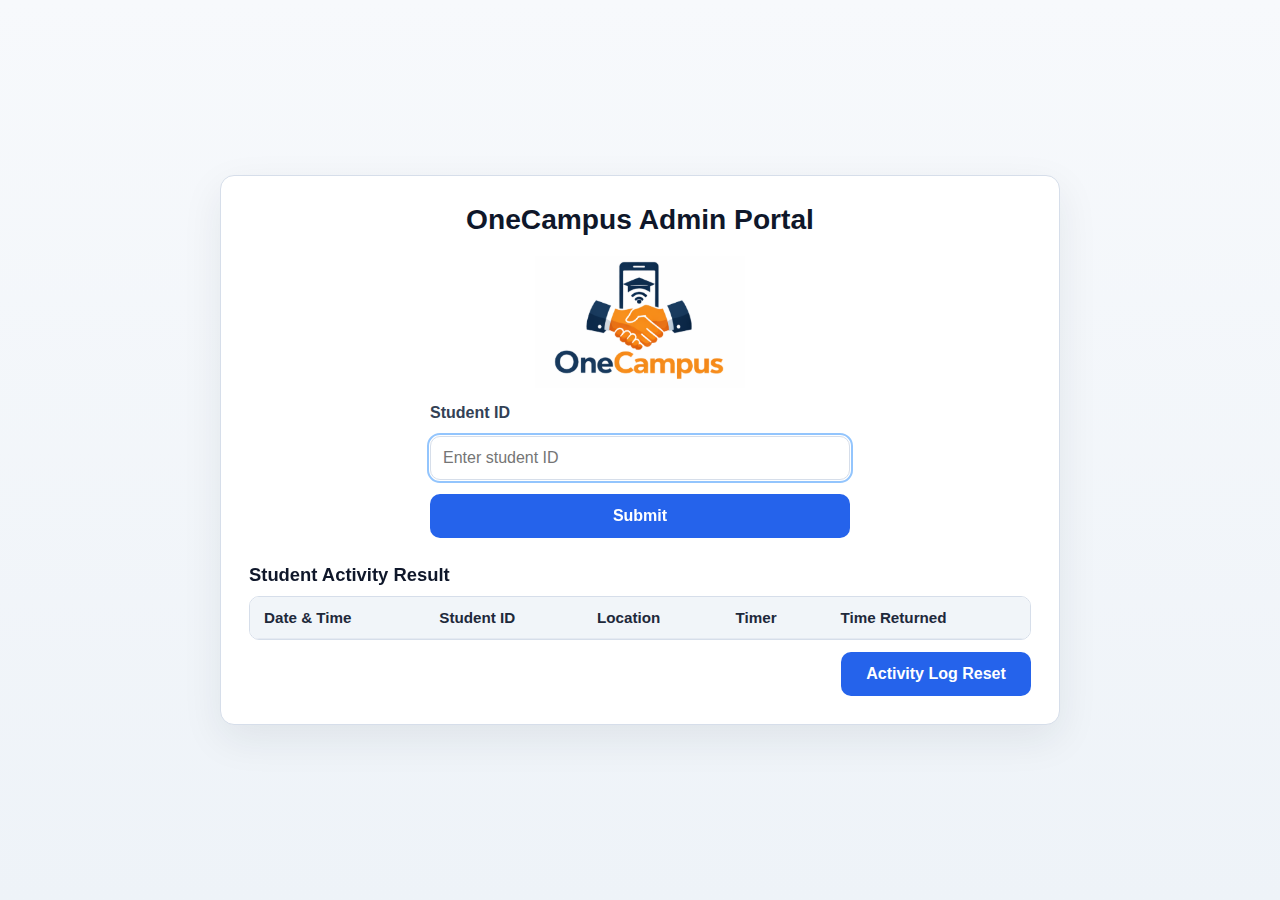
<file: index.html>
<!doctype html>
<html lang="en">
<head>
  <meta charset="utf-8" />
  <meta name="viewport" content="width=device-width, initial-scale=1" />
  <title>OneCampus Admin Portal</title>
  <style>
    :root {
      --bg: #eef3f8;
      --card: #ffffff;
      --primary: #2563eb;
      --primary-dark: #1d4ed8;
      --text: #1f2937;
      --border: #d6deea;
    }

    * {
      box-sizing: border-box;
    }

    body {
      margin: 0;
      font-family: "Segoe UI", Tahoma, Geneva, Verdana, sans-serif;
      background: linear-gradient(180deg, #f7f9fc 0%, var(--bg) 100%);
      color: var(--text);
      min-height: 100vh;
      display: flex;
      align-items: center;
      justify-content: center;
      padding: 32px 16px;
    }

    .app {
      width: min(840px, 100%);
      background: var(--card);
      border: 1px solid var(--border);
      border-radius: 14px;
      box-shadow: 0 14px 40px rgba(31, 41, 55, 0.08);
      padding: 28px;
    }

    h1 {
      margin: 0 0 20px;
      text-align: center;
      font-size: clamp(1.55rem, 2.2vw, 2rem);
      color: #0f172a;
    }

    form {
      display: grid;
      gap: 14px;
      max-width: 420px;
      margin: 0 auto 26px;
    }

    .form-logo {
      display: block;
      width: 210px;
      max-width: 100%;
      margin: 0 auto 2px;
      height: auto;
    }

    label {
      font-weight: 600;
      color: #334155;
    }

    input,
    button {
      width: 100%;
      font: inherit;
      border-radius: 10px;
    }

    input {
      height: 44px;
      border: 1px solid var(--border);
      padding: 0 12px;
      color: var(--text);
      background: #fff;
    }

    input:focus,
    button:focus {
      outline: 2px solid #93c5fd;
      outline-offset: 1px;
    }

    button {
      height: 44px;
      border: none;
      background: var(--primary);
      color: white;
      font-weight: 600;
      cursor: pointer;
      transition: background 0.2s ease;
    }

    button:hover {
      background: var(--primary-dark);
    }

    .returned-time {
      color: #0f172a;
      font-weight: 600;
    }

    .result-title {
      margin: 0 0 10px;
      font-size: 1.15rem;
      color: #0f172a;
    }

    .message {
      margin: 0 0 10px;
      color: #475569;
      font-weight: 600;
    }

    .table-wrap {
      overflow-x: auto;
      border: 1px solid var(--border);
      border-radius: 10px;
    }

    .log-reset-wrap {
      margin-top: 12px;
      display: flex;
      justify-content: flex-end;
    }

    .log-reset-btn {
      width: auto;
      min-width: 190px;
      padding: 0 16px;
    }

    table {
      width: 100%;
      border-collapse: collapse;
      min-width: 620px;
    }

    th,
    td {
      text-align: left;
      padding: 12px 14px;
      border-bottom: 1px solid #e5eaf2;
      color: #334155;
      white-space: nowrap;
    }

    thead th {
      background: #f1f5f9;
      font-size: 0.95rem;
      color: #1e293b;
    }

    tbody tr:last-child td {
      border-bottom: none;
    }

    @media (max-width: 900px) {
      .app {
        width: min(760px, 100%);
        padding: 22px;
      }
    }

    @media (max-width: 640px) {
      body {
        padding: 20px 12px;
      }

      .app {
        padding: 18px;
      }

      form {
        max-width: 100%;
      }

      .form-logo {
        width: 180px;
      }
    }
  </style>
</head>
<body>
  <main class="app">
    <h1>OneCampus Admin Portal</h1>

    <form id="lookupForm" novalidate>
      <img class="form-logo" src="assets/onecampus-logo.png" alt="OneCampus logo" />

      <label for="lookupId">Student ID</label>
      <input id="lookupId" name="lookupId" type="text" inputmode="numeric" placeholder="Enter student ID" autocomplete="off" required />
      <button type="submit">Submit</button>
    </form>

    <h2 class="result-title">Student Activity Result</h2>
    <p id="statusMessage" class="message"></p>
    <div class="table-wrap">
      <table aria-label="Student activity results">
        <thead>
          <tr>
            <th>Date &amp; Time</th>
            <th>Student ID</th>
            <th>Location</th>
            <th>Timer</th>
            <th>Time Returned</th>
          </tr>
        </thead>
        <tbody id="resultsBody"></tbody>
      </table>
    </div>
    <div class="log-reset-wrap">
      <button id="resetLogBtn" class="log-reset-btn" type="button">Activity Log Reset</button>
    </div>
  </main>

  <script>
    const STORAGE_KEY = 'onecampusActivityLog';
    const LEGACY_KEYS = ['onecampusLog', 'activityLog'];
    const lookupForm = document.getElementById('lookupForm');
    const lookupId = document.getElementById('lookupId');
    const resultsBody = document.getElementById('resultsBody');
    const statusMessage = document.getElementById('statusMessage');
    const resetLogBtn = document.getElementById('resetLogBtn');
    const displayedEntryKeys = new Set();

    function formatElapsed(totalSeconds) {
      const hours = String(Math.floor(totalSeconds / 3600)).padStart(2, '0');
      const minutes = String(Math.floor((totalSeconds % 3600) / 60)).padStart(2, '0');
      const seconds = String(totalSeconds % 60).padStart(2, '0');
      return `${hours}:${minutes}:${seconds}`;
    }

    function normalizeStudentId(value) {
      return String(value || '')
        .trim()
        .toLowerCase()
        .replace(/[^a-z0-9]/g, '');
    }

    function readEntriesFromKey(key) {
      try {
        const raw = localStorage.getItem(key);
        if (!raw) {
          return [];
        }
        const parsed = JSON.parse(raw);
        if (!Array.isArray(parsed)) {
          return [];
        }
        return parsed
          .filter((entry) => entry && typeof entry === 'object')
          .map((entry) => ({
            dateTime: entry.dateTime || '',
            studentId: String(entry.studentId || ''),
            studentIdNormalized: normalizeStudentId(entry.studentIdNormalized || entry.studentId),
            location: entry.location || '',
            startMs: Number(entry.startMs) || Date.now(),
            returnedAtMs: Number(entry.returnedAtMs) || 0,
            stoppedSeconds: Number(entry.stoppedSeconds) || 0
          }));
      } catch {
        return [];
      }
    }

    function loadLogEntries() {
      const primaryEntries = readEntriesFromKey(STORAGE_KEY);
      if (primaryEntries.length > 0) {
        return primaryEntries;
      }

      for (const key of LEGACY_KEYS) {
        const legacyEntries = readEntriesFromKey(key);
        if (legacyEntries.length > 0) {
          try {
            localStorage.setItem(STORAGE_KEY, JSON.stringify(legacyEntries));
          } catch {
            // Ignore storage write failures and continue with in-memory entries.
          }
          return legacyEntries;
        }
      }

      return [];
    }

    function clearResults() {
      resultsBody.textContent = '';
      displayedEntryKeys.clear();
    }

    function getEntryKey(entry) {
      return [
        entry.dateTime || '',
        normalizeStudentId(entry.studentIdNormalized || entry.studentId),
        entry.location || '',
        Number(entry.startMs) || 0
      ].join('|');
    }

    function renderResults(entries) {
      entries.forEach((entry) => {
        const entryKey = getEntryKey(entry);
        if (displayedEntryKeys.has(entryKey)) {
          return;
        }
        displayedEntryKeys.add(entryKey);

        const row = document.createElement('tr');
        const dateTimeCell = document.createElement('td');
        const studentCell = document.createElement('td');
        const locationCell = document.createElement('td');
        const timerCell = document.createElement('td');
        const returnedCell = document.createElement('td');

        dateTimeCell.textContent = entry.dateTime;
        studentCell.textContent = entry.studentId;
        locationCell.textContent = entry.location;
        timerCell.setAttribute('data-start', String(entry.startMs));
        timerCell.textContent = '00:00:00';
        if (entry.returnedAtMs > 0) {
          const stoppedSeconds = entry.stoppedSeconds > 0
            ? entry.stoppedSeconds
            : Math.max(0, Math.floor((entry.returnedAtMs - entry.startMs) / 1000));
          timerCell.setAttribute('data-stopped', 'true');
          timerCell.setAttribute('data-stopped-seconds', String(stoppedSeconds));
          timerCell.textContent = formatElapsed(stoppedSeconds);
          returnedCell.textContent = new Date(entry.returnedAtMs).toLocaleString();
          returnedCell.classList.add('returned-time');
        } else {
          timerCell.setAttribute('data-stopped', 'false');
          returnedCell.textContent = '';
        }

        row.append(dateTimeCell, studentCell, locationCell, timerCell, returnedCell);
        resultsBody.prepend(row);
      });
    }

    function updateTimers() {
      const timerCells = resultsBody.querySelectorAll('[data-start]');
      const nowMs = Date.now();

      timerCells.forEach((cell) => {
        if (cell.getAttribute('data-stopped') === 'true') {
          const stoppedSeconds = Number(cell.getAttribute('data-stopped-seconds')) || 0;
          cell.textContent = formatElapsed(stoppedSeconds);
          return;
        }
        const startMs = Number(cell.getAttribute('data-start'));
        const elapsed = Math.max(0, Math.floor((nowMs - startMs) / 1000));
        cell.textContent = formatElapsed(elapsed);
      });
    }

    lookupForm.addEventListener('submit', (event) => {
      event.preventDefault();
      const studentId = lookupId.value.trim();
      const normalizedLookupId = normalizeStudentId(studentId);

      if (!normalizedLookupId) {
        statusMessage.textContent = 'student ID has not checked in';
        return;
      }

      const entries = loadLogEntries();
      const matches = entries.filter((entry) =>
        normalizeStudentId(entry.studentIdNormalized || entry.studentId) === normalizedLookupId
      );

      if (matches.length === 0) {
        statusMessage.textContent = 'student ID has not checked in';
        return;
      }

      statusMessage.textContent = '';
      renderResults(matches);
      updateTimers();
    });

    resetLogBtn.addEventListener('click', () => {
      clearResults();
      statusMessage.textContent = '';
    });

    lookupId.focus();
    setInterval(updateTimers, 1000);
  </script>
</body>
</html>
</file>
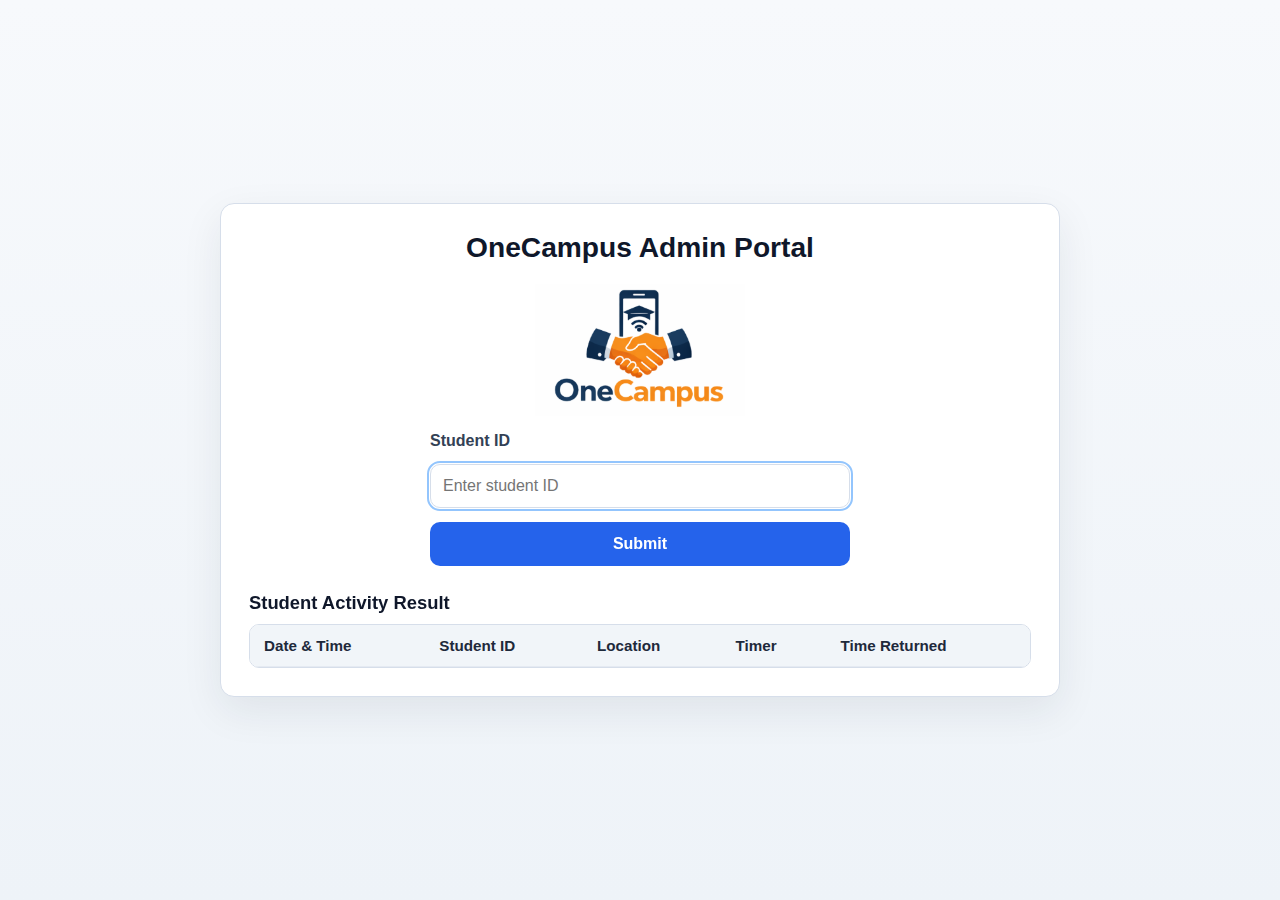
<file: index2.html>
<!doctype html>
<html lang="en">
<head>
  <meta charset="utf-8" />
  <meta name="viewport" content="width=device-width, initial-scale=1" />
  <title>OneCampus Admin Portal</title>
  <style>
    :root {
      --bg: #eef3f8;
      --card: #ffffff;
      --primary: #2563eb;
      --primary-dark: #1d4ed8;
      --text: #1f2937;
      --border: #d6deea;
    }

    * {
      box-sizing: border-box;
    }

    body {
      margin: 0;
      font-family: "Segoe UI", Tahoma, Geneva, Verdana, sans-serif;
      background: linear-gradient(180deg, #f7f9fc 0%, var(--bg) 100%);
      color: var(--text);
      min-height: 100vh;
      display: flex;
      align-items: center;
      justify-content: center;
      padding: 32px 16px;
    }

    .app {
      width: min(840px, 100%);
      background: var(--card);
      border: 1px solid var(--border);
      border-radius: 14px;
      box-shadow: 0 14px 40px rgba(31, 41, 55, 0.08);
      padding: 28px;
    }

    h1 {
      margin: 0 0 20px;
      text-align: center;
      font-size: clamp(1.55rem, 2.2vw, 2rem);
      color: #0f172a;
    }

    form {
      display: grid;
      gap: 14px;
      max-width: 420px;
      margin: 0 auto 26px;
    }

    .form-logo {
      display: block;
      width: 210px;
      max-width: 100%;
      margin: 0 auto 2px;
      height: auto;
    }

    label {
      font-weight: 600;
      color: #334155;
    }

    input,
    button {
      width: 100%;
      font: inherit;
      border-radius: 10px;
    }

    input {
      height: 44px;
      border: 1px solid var(--border);
      padding: 0 12px;
      color: var(--text);
      background: #fff;
    }

    input:focus,
    button:focus {
      outline: 2px solid #93c5fd;
      outline-offset: 1px;
    }

    button {
      height: 44px;
      border: none;
      background: var(--primary);
      color: white;
      font-weight: 600;
      cursor: pointer;
      transition: background 0.2s ease;
    }

    button:hover {
      background: var(--primary-dark);
    }

    .returned-time {
      color: #0f172a;
      font-weight: 600;
    }

    .result-title {
      margin: 0 0 10px;
      font-size: 1.15rem;
      color: #0f172a;
    }

    .message {
      margin: 0 0 10px;
      color: #475569;
      font-weight: 600;
    }

    .table-wrap {
      overflow-x: auto;
      border: 1px solid var(--border);
      border-radius: 10px;
    }

    table {
      width: 100%;
      border-collapse: collapse;
      min-width: 620px;
    }

    th,
    td {
      text-align: left;
      padding: 12px 14px;
      border-bottom: 1px solid #e5eaf2;
      color: #334155;
      white-space: nowrap;
    }

    thead th {
      background: #f1f5f9;
      font-size: 0.95rem;
      color: #1e293b;
    }

    tbody tr:last-child td {
      border-bottom: none;
    }

    @media (max-width: 900px) {
      .app {
        width: min(760px, 100%);
        padding: 22px;
      }
    }

    @media (max-width: 640px) {
      body {
        padding: 20px 12px;
      }

      .app {
        padding: 18px;
      }

      form {
        max-width: 100%;
      }

      .form-logo {
        width: 180px;
      }
    }
  </style>
</head>
<body>
  <main class="app">
    <h1>OneCampus Admin Portal</h1>

    <form id="lookupForm" novalidate>
      <img class="form-logo" src="assets/onecampus-logo.png" alt="OneCampus logo" />

      <label for="lookupId">Student ID</label>
      <input id="lookupId" name="lookupId" type="text" inputmode="numeric" placeholder="Enter student ID" autocomplete="off" required />
      <button type="submit">Submit</button>
    </form>

    <h2 class="result-title">Student Activity Result</h2>
    <p id="statusMessage" class="message"></p>
    <div class="table-wrap">
      <table aria-label="Student activity results">
        <thead>
          <tr>
            <th>Date &amp; Time</th>
            <th>Student ID</th>
            <th>Location</th>
            <th>Timer</th>
            <th>Time Returned</th>
          </tr>
        </thead>
        <tbody id="resultsBody"></tbody>
      </table>
    </div>
  </main>

  <script>
    const STORAGE_KEY = 'onecampusActivityLog';
    const LEGACY_KEYS = ['onecampusLog', 'activityLog'];
    const lookupForm = document.getElementById('lookupForm');
    const lookupId = document.getElementById('lookupId');
    const resultsBody = document.getElementById('resultsBody');
    const statusMessage = document.getElementById('statusMessage');

    function formatElapsed(totalSeconds) {
      const hours = String(Math.floor(totalSeconds / 3600)).padStart(2, '0');
      const minutes = String(Math.floor((totalSeconds % 3600) / 60)).padStart(2, '0');
      const seconds = String(totalSeconds % 60).padStart(2, '0');
      return `${hours}:${minutes}:${seconds}`;
    }

    function normalizeStudentId(value) {
      return String(value || '')
        .trim()
        .toLowerCase()
        .replace(/[^a-z0-9]/g, '');
    }

    function readEntriesFromKey(key) {
      try {
        const raw = localStorage.getItem(key);
        if (!raw) {
          return [];
        }
        const parsed = JSON.parse(raw);
        if (!Array.isArray(parsed)) {
          return [];
        }
        return parsed
          .filter((entry) => entry && typeof entry === 'object')
          .map((entry) => ({
            dateTime: entry.dateTime || '',
            studentId: String(entry.studentId || ''),
            studentIdNormalized: normalizeStudentId(entry.studentIdNormalized || entry.studentId),
            location: entry.location || '',
            startMs: Number(entry.startMs) || Date.now(),
            returnedAtMs: Number(entry.returnedAtMs) || 0,
            stoppedSeconds: Number(entry.stoppedSeconds) || 0
          }));
      } catch {
        return [];
      }
    }

    function loadLogEntries() {
      const primaryEntries = readEntriesFromKey(STORAGE_KEY);
      if (primaryEntries.length > 0) {
        return primaryEntries;
      }

      for (const key of LEGACY_KEYS) {
        const legacyEntries = readEntriesFromKey(key);
        if (legacyEntries.length > 0) {
          try {
            localStorage.setItem(STORAGE_KEY, JSON.stringify(legacyEntries));
          } catch {
            // Ignore storage write failures and continue with in-memory entries.
          }
          return legacyEntries;
        }
      }

      return [];
    }

    function clearResults() {
      resultsBody.textContent = '';
    }

    function renderResults(entries) {
      clearResults();

      entries.forEach((entry) => {
        const row = document.createElement('tr');
        const dateTimeCell = document.createElement('td');
        const studentCell = document.createElement('td');
        const locationCell = document.createElement('td');
        const timerCell = document.createElement('td');
        const returnedCell = document.createElement('td');

        dateTimeCell.textContent = entry.dateTime;
        studentCell.textContent = entry.studentId;
        locationCell.textContent = entry.location;
        timerCell.setAttribute('data-start', String(entry.startMs));
        timerCell.textContent = '00:00:00';
        if (entry.returnedAtMs > 0) {
          const stoppedSeconds = entry.stoppedSeconds > 0
            ? entry.stoppedSeconds
            : Math.max(0, Math.floor((entry.returnedAtMs - entry.startMs) / 1000));
          timerCell.setAttribute('data-stopped', 'true');
          timerCell.setAttribute('data-stopped-seconds', String(stoppedSeconds));
          timerCell.textContent = formatElapsed(stoppedSeconds);
          returnedCell.textContent = new Date(entry.returnedAtMs).toLocaleString();
          returnedCell.classList.add('returned-time');
        } else {
          timerCell.setAttribute('data-stopped', 'false');
          returnedCell.textContent = '';
        }

        row.append(dateTimeCell, studentCell, locationCell, timerCell, returnedCell);
        resultsBody.append(row);
      });
    }

    function updateTimers() {
      const timerCells = resultsBody.querySelectorAll('[data-start]');
      const nowMs = Date.now();

      timerCells.forEach((cell) => {
        if (cell.getAttribute('data-stopped') === 'true') {
          const stoppedSeconds = Number(cell.getAttribute('data-stopped-seconds')) || 0;
          cell.textContent = formatElapsed(stoppedSeconds);
          return;
        }
        const startMs = Number(cell.getAttribute('data-start'));
        const elapsed = Math.max(0, Math.floor((nowMs - startMs) / 1000));
        cell.textContent = formatElapsed(elapsed);
      });
    }

    lookupForm.addEventListener('submit', (event) => {
      event.preventDefault();
      const studentId = lookupId.value.trim();
      const normalizedLookupId = normalizeStudentId(studentId);

      if (!normalizedLookupId) {
        clearResults();
        statusMessage.textContent = 'student ID has not checked in';
        return;
      }

      const entries = loadLogEntries();
      const matches = entries.filter((entry) =>
        normalizeStudentId(entry.studentIdNormalized || entry.studentId) === normalizedLookupId
      );

      if (matches.length === 0) {
        clearResults();
        statusMessage.textContent = 'student ID has not checked in';
        return;
      }

      statusMessage.textContent = '';
      renderResults(matches);
      updateTimers();
    });

    lookupId.focus();
    setInterval(updateTimers, 1000);
  </script>
</body>
</html>
</file>
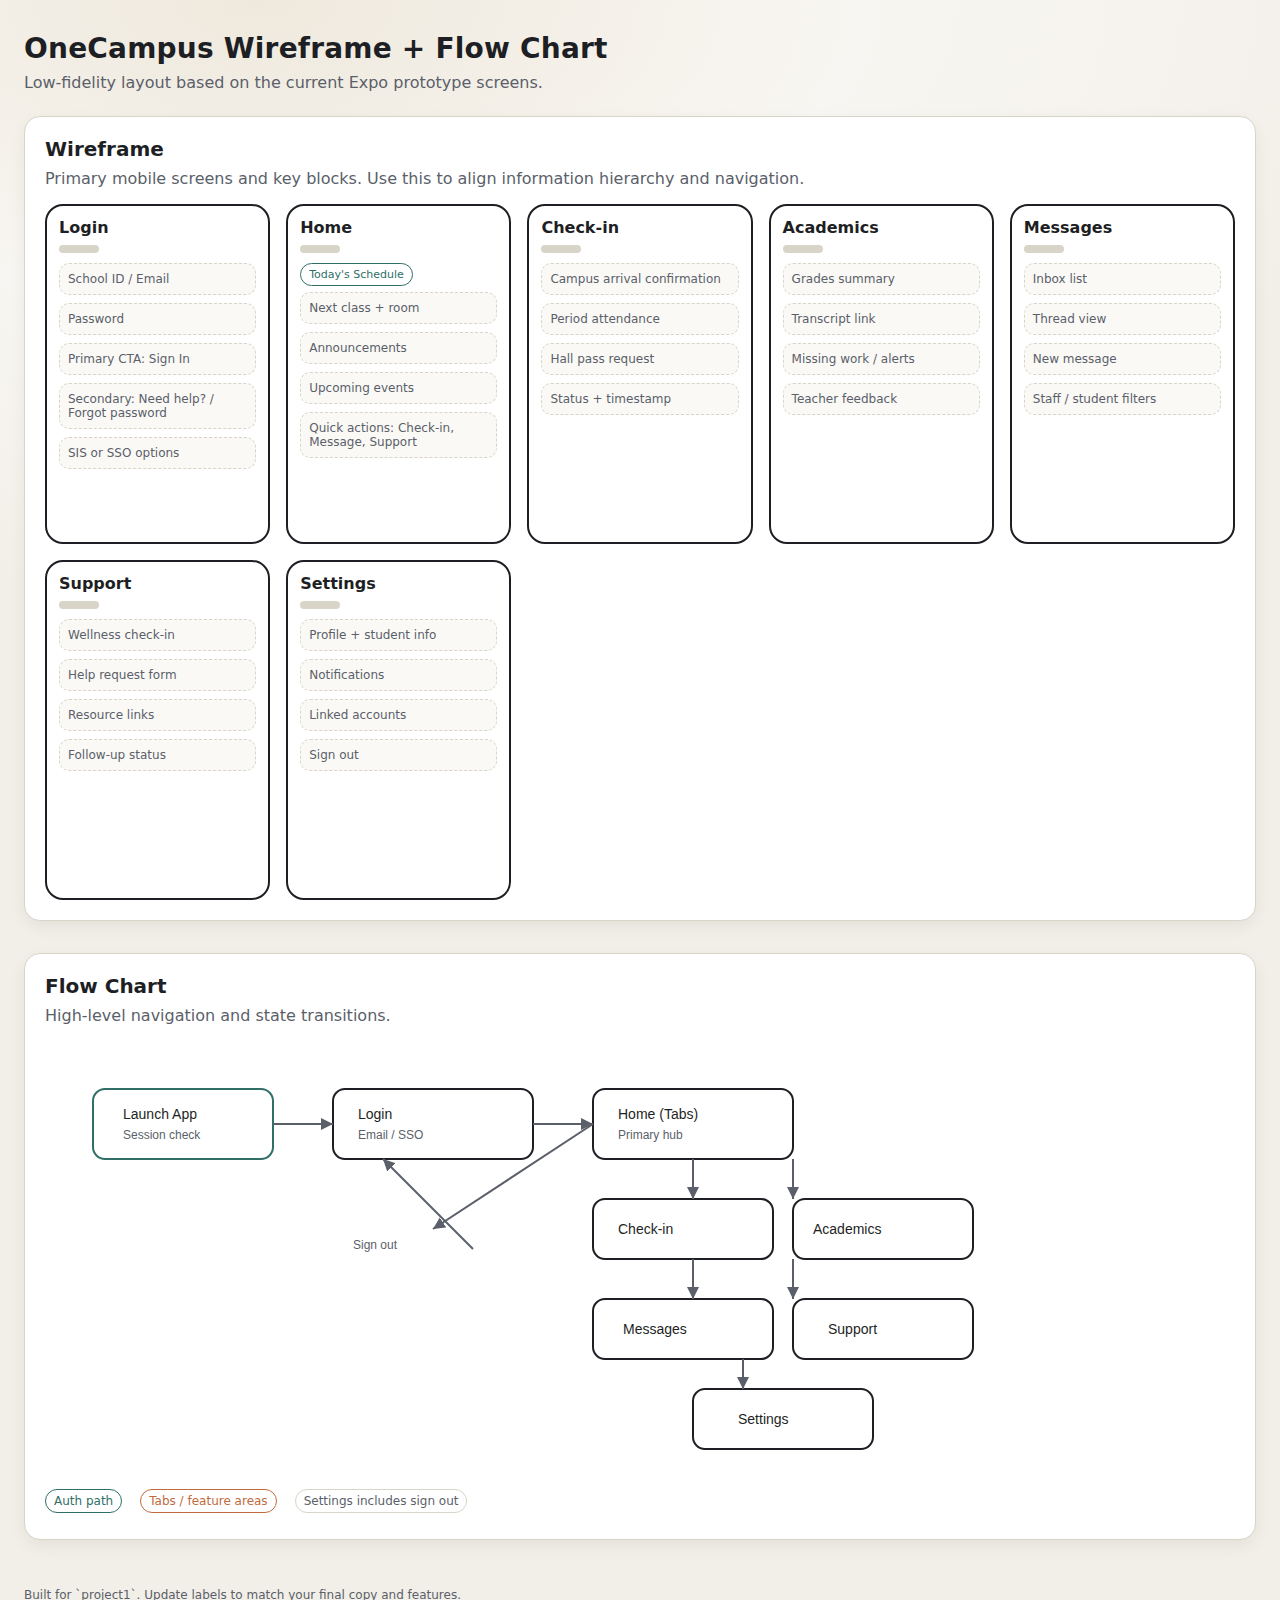
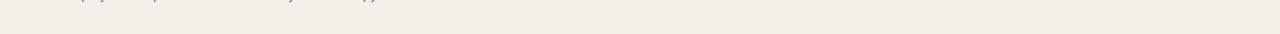
<file: onecampus-wireframe-flow.html>
<!doctype html>
<html lang="en">
<head>
  <meta charset="utf-8" />
  <meta name="viewport" content="width=device-width, initial-scale=1" />
  <title>OneCampus Wireframe + Flow</title>
  <style>
    :root {
      --ink: #1e1f24;
      --muted: #5b5f6a;
      --paper: #f6f4ef;
      --panel: #ffffff;
      --line: #d9d4c8;
      --accent: #2f6f68;
      --accent-2: #c06b3e;
    }
    * { box-sizing: border-box; }
    body {
      margin: 0;
      font-family: "IBM Plex Sans", "Segoe UI", system-ui, sans-serif;
      background: radial-gradient(1200px 600px at 20% 0%, #efe9dd 0%, #f8f6f2 50%, #f2efe8 100%);
      color: var(--ink);
    }
    header {
      padding: 32px 24px 8px;
    }
    h1 {
      margin: 0 0 8px;
      font-size: 28px;
      letter-spacing: 0.2px;
    }
    p.lead {
      margin: 0;
      color: var(--muted);
    }
    .wrap {
      padding: 16px 24px 48px;
      display: grid;
      gap: 32px;
    }
    .section {
      background: var(--panel);
      border: 1px solid var(--line);
      border-radius: 16px;
      padding: 20px;
      box-shadow: 0 6px 16px rgba(0,0,0,0.06);
    }
    .section h2 {
      margin: 0 0 8px;
      font-size: 20px;
    }
    .section p {
      margin: 0 0 16px;
      color: var(--muted);
    }

    .phone-grid {
      display: grid;
      grid-template-columns: repeat(auto-fit, minmax(220px, 1fr));
      gap: 16px;
    }
    .phone {
      border: 2px solid var(--ink);
      border-radius: 18px;
      padding: 12px;
      min-height: 340px;
      background: #fff;
      position: relative;
    }
    .phone .title {
      font-weight: 600;
      margin-bottom: 8px;
    }
    .status {
      height: 8px;
      width: 40px;
      border-radius: 4px;
      background: var(--line);
      margin: 4px 0 10px;
    }
    .block {
      border: 1px dashed var(--line);
      border-radius: 10px;
      padding: 8px;
      margin-bottom: 8px;
      background: #faf9f6;
      font-size: 12px;
      color: var(--muted);
    }
    .pill {
      display: inline-block;
      padding: 4px 8px;
      border-radius: 999px;
      border: 1px solid var(--line);
      font-size: 11px;
      color: var(--muted);
      margin-right: 6px;
      margin-bottom: 6px;
      background: #fff;
    }
    .accent {
      border-color: var(--accent);
      color: var(--accent);
    }
    .accent-2 {
      border-color: var(--accent-2);
      color: var(--accent-2);
    }

    .flow {
      overflow-x: auto;
      padding: 8px;
    }
    .legend {
      display: flex;
      gap: 12px;
      flex-wrap: wrap;
      margin-top: 8px;
    }
    .legend .pill { font-size: 12px; }

    footer {
      padding: 0 24px 32px;
      color: var(--muted);
      font-size: 12px;
    }
  </style>
</head>
<body>
  <header>
    <h1>OneCampus Wireframe + Flow Chart</h1>
    <p class="lead">Low-fidelity layout based on the current Expo prototype screens.</p>
  </header>

  <main class="wrap">
    <section class="section">
      <h2>Wireframe</h2>
      <p>Primary mobile screens and key blocks. Use this to align information hierarchy and navigation.</p>
      <div class="phone-grid">
        <div class="phone">
          <div class="title">Login</div>
          <div class="status"></div>
          <div class="block">School ID / Email</div>
          <div class="block">Password</div>
          <div class="block">Primary CTA: Sign In</div>
          <div class="block">Secondary: Need help? / Forgot password</div>
          <div class="block">SIS or SSO options</div>
        </div>

        <div class="phone">
          <div class="title">Home</div>
          <div class="status"></div>
          <div class="pill accent">Today&apos;s Schedule</div>
          <div class="block">Next class + room</div>
          <div class="block">Announcements</div>
          <div class="block">Upcoming events</div>
          <div class="block">Quick actions: Check-in, Message, Support</div>
        </div>

        <div class="phone">
          <div class="title">Check-in</div>
          <div class="status"></div>
          <div class="block">Campus arrival confirmation</div>
          <div class="block">Period attendance</div>
          <div class="block">Hall pass request</div>
          <div class="block">Status + timestamp</div>
        </div>

        <div class="phone">
          <div class="title">Academics</div>
          <div class="status"></div>
          <div class="block">Grades summary</div>
          <div class="block">Transcript link</div>
          <div class="block">Missing work / alerts</div>
          <div class="block">Teacher feedback</div>
        </div>

        <div class="phone">
          <div class="title">Messages</div>
          <div class="status"></div>
          <div class="block">Inbox list</div>
          <div class="block">Thread view</div>
          <div class="block">New message</div>
          <div class="block">Staff / student filters</div>
        </div>

        <div class="phone">
          <div class="title">Support</div>
          <div class="status"></div>
          <div class="block">Wellness check-in</div>
          <div class="block">Help request form</div>
          <div class="block">Resource links</div>
          <div class="block">Follow-up status</div>
        </div>

        <div class="phone">
          <div class="title">Settings</div>
          <div class="status"></div>
          <div class="block">Profile + student info</div>
          <div class="block">Notifications</div>
          <div class="block">Linked accounts</div>
          <div class="block">Sign out</div>
        </div>
      </div>
    </section>

    <section class="section">
      <h2>Flow Chart</h2>
      <p>High-level navigation and state transitions.</p>
      <div class="flow">
        <svg width="980" height="420" viewBox="0 0 980 420" xmlns="http://www.w3.org/2000/svg" role="img" aria-label="OneCampus flow chart">
          <defs>
            <style>
              .box { fill: #ffffff; stroke: #1e1f24; stroke-width: 2; rx: 12; }
              .text { font: 14px 'IBM Plex Sans', sans-serif; fill: #1e1f24; }
              .muted { fill: #5b5f6a; font: 12px 'IBM Plex Sans', sans-serif; }
              .accent { stroke: #2f6f68; }
              .arrow { stroke: #5b5f6a; stroke-width: 2; fill: none; marker-end: url(#arrow); }
            </style>
            <marker id="arrow" markerWidth="10" markerHeight="10" refX="6" refY="3" orient="auto">
              <path d="M0,0 L6,3 L0,6" fill="#5b5f6a" />
            </marker>
          </defs>

          <rect class="box accent" x="40" y="40" width="180" height="70" />
          <text class="text" x="70" y="70">Launch App</text>
          <text class="muted" x="70" y="90">Session check</text>

          <rect class="box" x="280" y="40" width="200" height="70" />
          <text class="text" x="305" y="70">Login</text>
          <text class="muted" x="305" y="90">Email / SSO</text>

          <rect class="box" x="540" y="40" width="200" height="70" />
          <text class="text" x="565" y="70">Home (Tabs)</text>
          <text class="muted" x="565" y="90">Primary hub</text>

          <rect class="box" x="540" y="150" width="180" height="60" />
          <text class="text" x="565" y="185">Check-in</text>

          <rect class="box" x="740" y="150" width="180" height="60" />
          <text class="text" x="760" y="185">Academics</text>

          <rect class="box" x="540" y="250" width="180" height="60" />
          <text class="text" x="570" y="285">Messages</text>

          <rect class="box" x="740" y="250" width="180" height="60" />
          <text class="text" x="775" y="285">Support</text>

          <rect class="box" x="640" y="340" width="180" height="60" />
          <text class="text" x="685" y="375">Settings</text>

          <line class="arrow" x1="220" y1="75" x2="280" y2="75" />
          <line class="arrow" x1="480" y1="75" x2="540" y2="75" />

          <line class="arrow" x1="640" y1="110" x2="640" y2="150" />
          <line class="arrow" x1="740" y1="110" x2="740" y2="150" />
          <line class="arrow" x1="640" y1="210" x2="640" y2="250" />
          <line class="arrow" x1="740" y1="210" x2="740" y2="250" />
          <line class="arrow" x1="690" y1="310" x2="690" y2="340" />

          <line class="arrow" x1="540" y1="75" x2="380" y2="180" />
          <text class="muted" x="300" y="200">Sign out</text>
          <line class="arrow" x1="420" y1="200" x2="330" y2="110" />
        </svg>
      </div>
      <div class="legend">
        <span class="pill accent">Auth path</span>
        <span class="pill accent-2">Tabs / feature areas</span>
        <span class="pill">Settings includes sign out</span>
      </div>
    </section>
  </main>

  <footer>
    Built for `project1`. Update labels to match your final copy and features.
  </footer>
</body>
</html>
</file>
